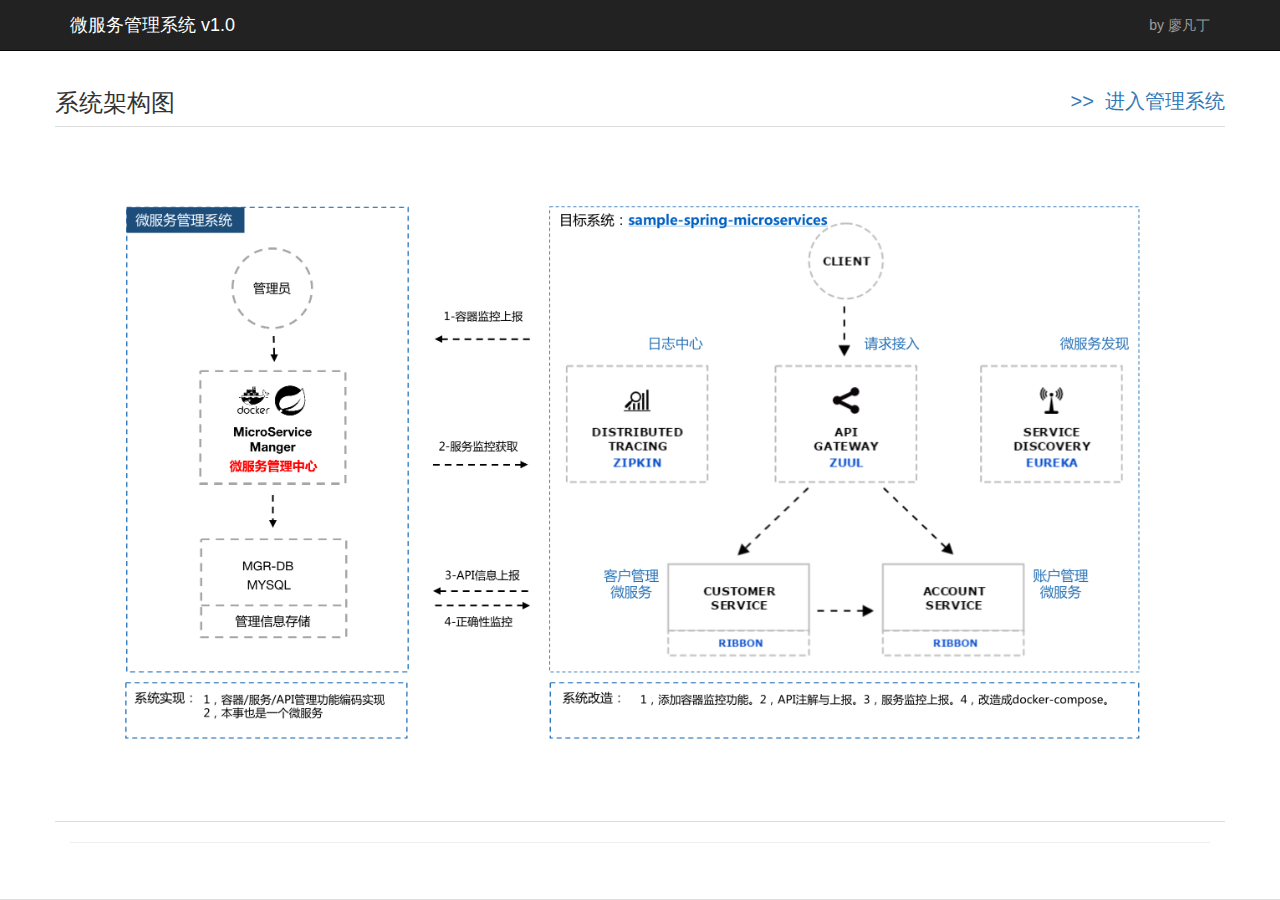
<file: microservice-mgr/src/main/resources/static/index.html>
<!DOCTYPE html>
<html lang="en" xmlns:v-bind="http://www.w3.org/1999/xhtml">

<head>
    <meta charset="utf-8">
    <meta http-equiv="X-UA-Compatible" content="IE=edge">
    <meta name="viewport" content="width=device-width, initial-scale=1">
    <meta name="description" content="微服务管理系统 v1.0">

    <title>微服务管理系统 v1.0</title>

    <!-- Bootstrap Core CSS -->
    <link href="css/bootstrap.min.css" rel="stylesheet">

    <!-- Custom CSS -->
    <link href="css/custom.css" rel="stylesheet">
</head>

<body>

<!-- Navigation -->
<nav class="navbar navbar-inverse navbar-fixed-top" role="navigation">
    <div class="container">
        <!-- Brand and toggle get grouped for better mobile display -->
        <div class="navbar-header">
            <a class="navbar-brand" href="#">微服务管理系统 v1.0</a>
        </div>
        <!-- Collect the nav links, forms, and other content for toggling -->
        <div class="collapse navbar-collapse" id="bs-example-navbar-collapse-1">
            <ul class="nav navbar-nav navbar-right">
                <li><a href="">by 廖凡丁</a></li>
            </ul>
        </div>
        <!-- /.navbar-collapse -->
    </div>
    <!-- /.container -->
</nav>

<!-- Page Content -->
<div class="container">

    <div class="row">
        <h3 style="display:inline-block;">系统架构图</h3>
        <a style="float:right; line-height:50px; font-size:20px; padding-top:6px;" href="dashboard.html">&gt;&gt;&nbsp;&nbsp;进入管理系统</a>
    </div>

    <div class="row">
        <img style="margin:20px auto; width:100%;" src="image/struct.png" />
    </div>


    <hr>

    <!-- Footer -->
    <footer class="footer navbar-fixed-bottom">
        <div class="row">
            <div class="col-lg-12">
                <p></p>
            </div>
            <!-- /.col-lg-12 -->
        </div>
        <!-- /.row -->
    </footer>

</div>
<!-- /.container -->

<!-- jQuery -->
<script src="js/jquery.js"></script>

<!-- Bootstrap Core JavaScript -->
<!--<script src="js/bootstrap.min.js"></script>-->

<!-- Vue2 -->
<script src="js/vue.js"></script>


</body>

</html>
</file>
<file: microservice-mgr/src/main/resources/static/css/custom.css>
/*!
 * Start Bootstrap - Round About (http://startbootstrap.com/)
 * Copyright 2013-2016 Start Bootstrap
 * Licensed under MIT (https://github.com/BlackrockDigital/startbootstrap/blob/gh-pages/LICENSE)
 */

body {
    padding-top: 70px; /* Required padding for .navbar-fixed-top. Remove if using .navbar-static-top. Change if height of navigation changes. */
}

footer {
    margin: 50px 0;
}

.navbar-inverse .navbar-brand {
    color: #ffffff;
}

.img-center {
	margin: 0 auto;
}

.row{
    border-bottom: 1px solid #ddd;
}


.deploy_block { 
    position:relative; 
    padding-left:60px; 
    margin-bottom:30px; 
}

.deploy_icon {
    position:absolute; 
    top:14px; 
    left:0px; 
    margin-top:-21px;
    height:35px; 
    width:35px; 
}

.deploy_block h3 { 
    font-family: "Lucida Grande","Hiragino Sans GB","Hiragino Sans GB W3", sans-serif;    
    font-size: 16px;
    margin-bottom:30px;
    margin-top: 30px;
}

.am-panel {
    position: relative;
    display:inline-flex;
    flex-direction:column;
    font-family: "Lucida Grande","Hiragino Sans GB","Hiragino Sans GB W3", sans-serif;
    font-size: 14px;
    width: 270px;
    margin: 0px 20px 20px 0px;
    border:1px solid #ddd;
    color:#363b40;
    border-radius:3px;
}

.am-panel-hd {
    padding: .6rem 1.25rem;
    color: #444;
    background-color: #f5f5f5;
    border-bottom: 1px solid transparent;
    border-color: #ddd;
}

.am-icon-right {
    display: inline-block;
    color: #fff;
    background-color: #10a54a;
    font-size: 10px;
    padding: 2px 4px;
}

.am-icon-wrong {
    display: inline-block;
    color: #fff;
    background-color: #f37b1d;
    font-size: 10px;
    padding: 2px 4px;
}

.am-panel ul {
    padding-left: 2em;
    margin-top: 1.6rem;
    font-size: 10px;
}

ul.am-api-list {
    margin-top: 15px;
    font-size: 10px;
    list-style: none;
    padding: 0px 15px;
}

ul.am-api-list li{
    margin-bottom: 3px;
}

.am-api{
    width: 200px;
    overflow: hidden; 
}

.am-right{
    border: 1px solid #10a54a;
}

.am-wrong{
    border: 1px solid #f37b1d;
}

.am-view{
    position: absolute;
    right: 20px;
    padding-left: 3px;
    line-height: 21px;
    z-index: 1;
    background-color: #fff;
}

.am-fr{
    float: right;
}

.am-search {
    position:absolute;
    top: -5px;
    left: 200px;
 }

 .am-api-search {
    position:absolute;
    top: 7px;
    left: 170px;
 }

  .am-api-search .am-text{
    width:50px;
    height:20px;
  }

  .am-api-search .am-button{
    width:40px;
    height:20px;
    font-size: 10px;
  }
</file>
